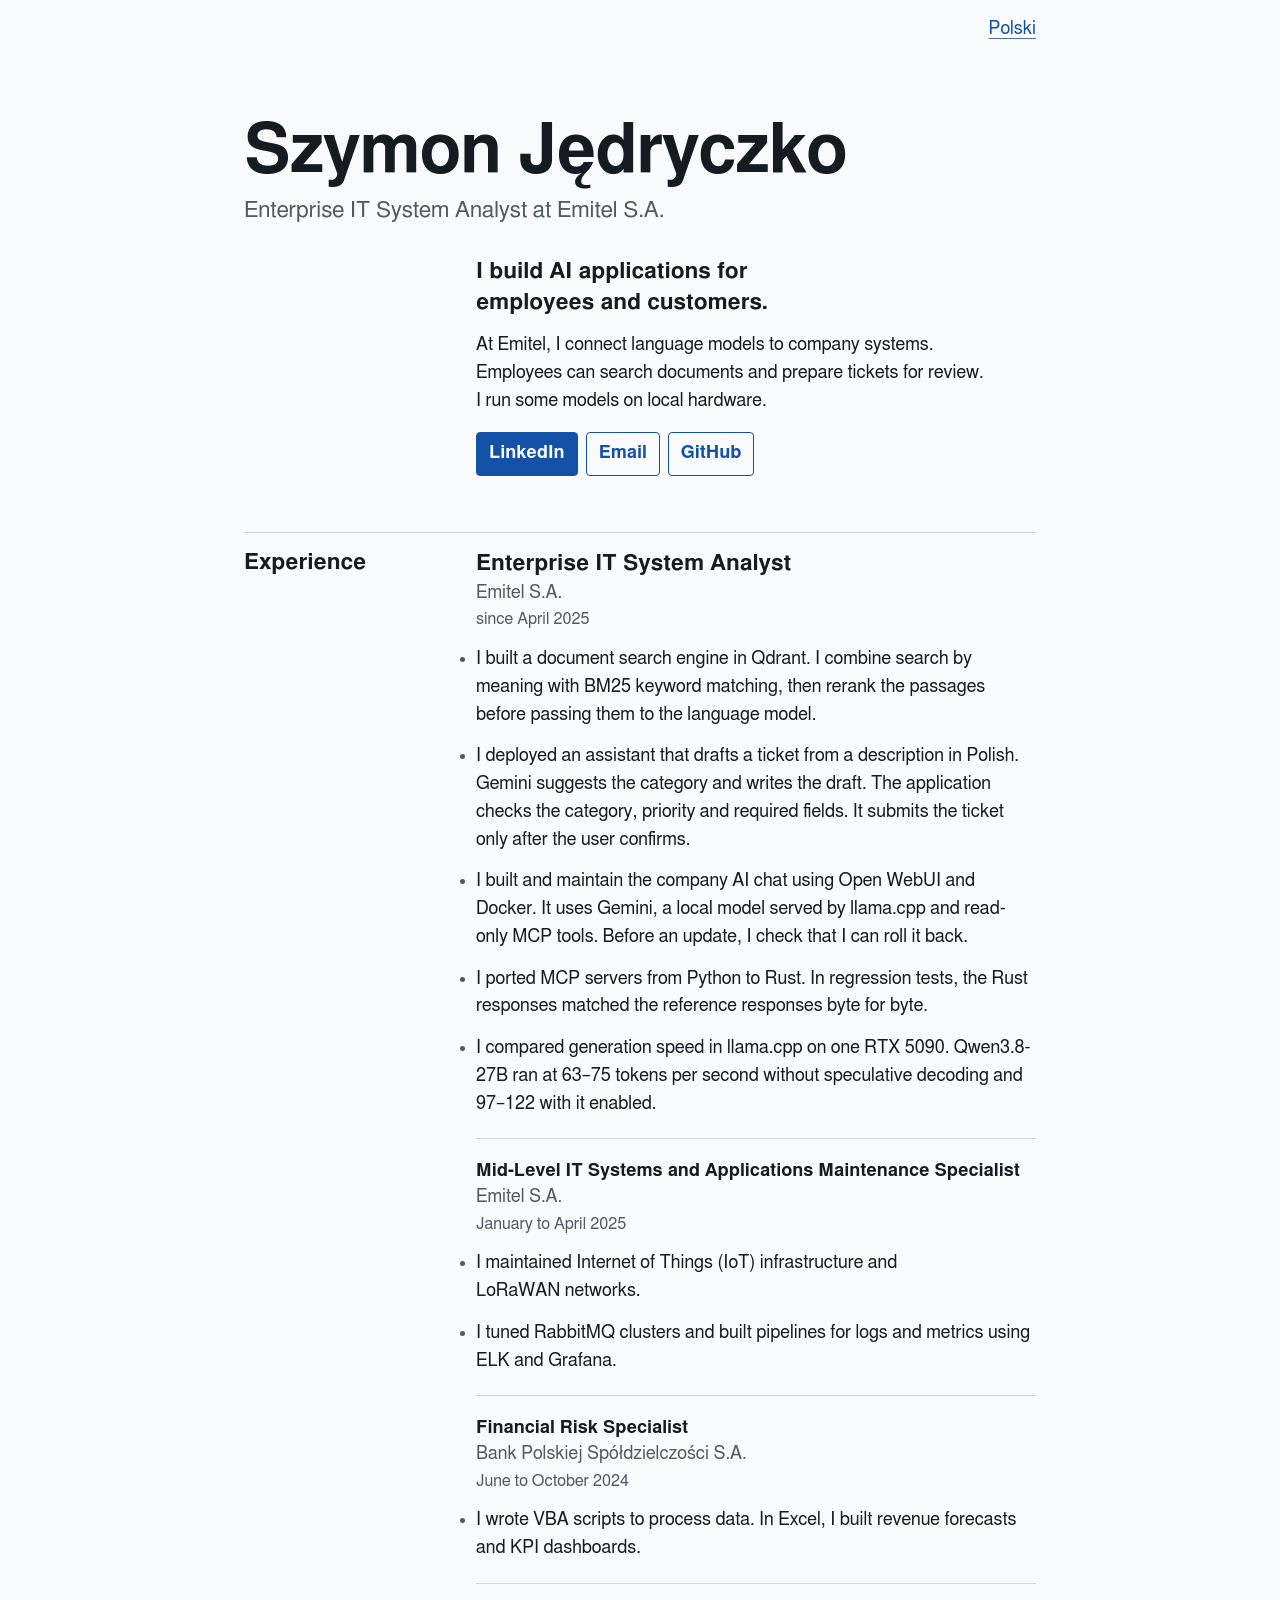
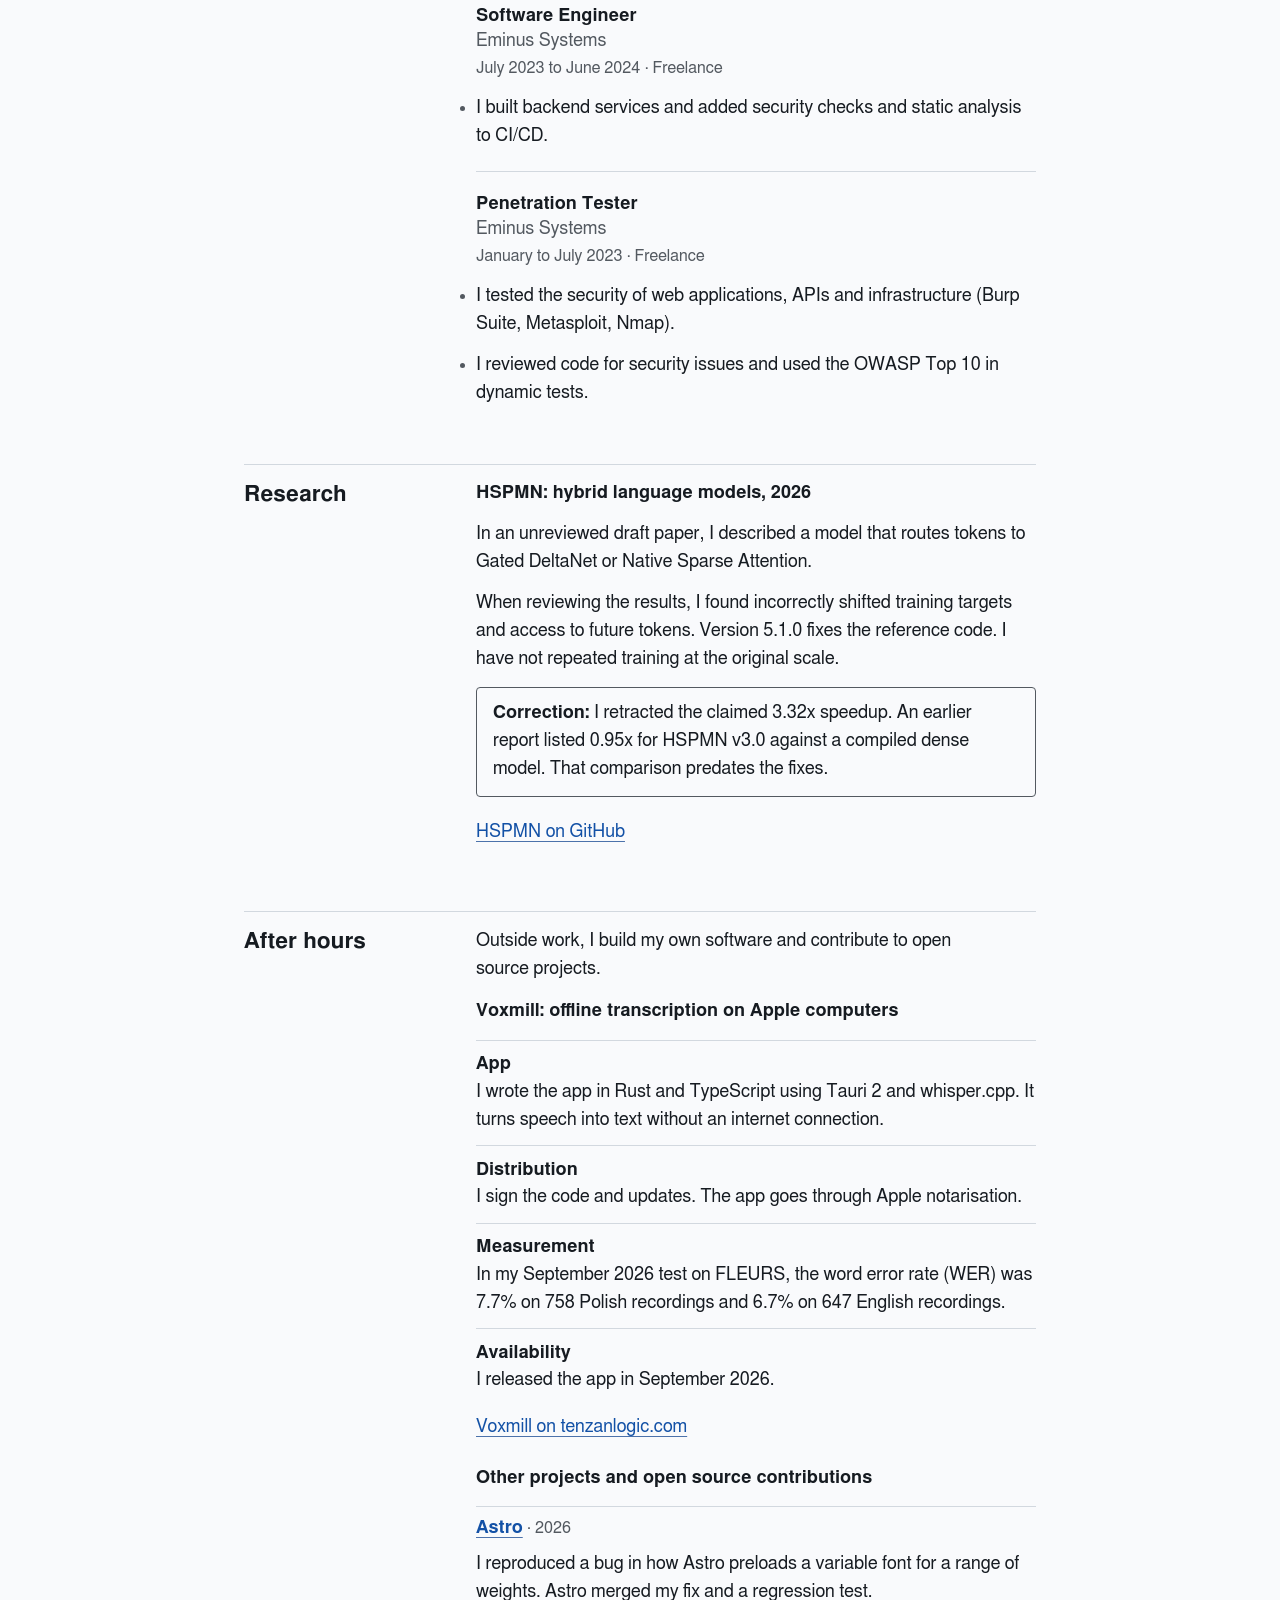
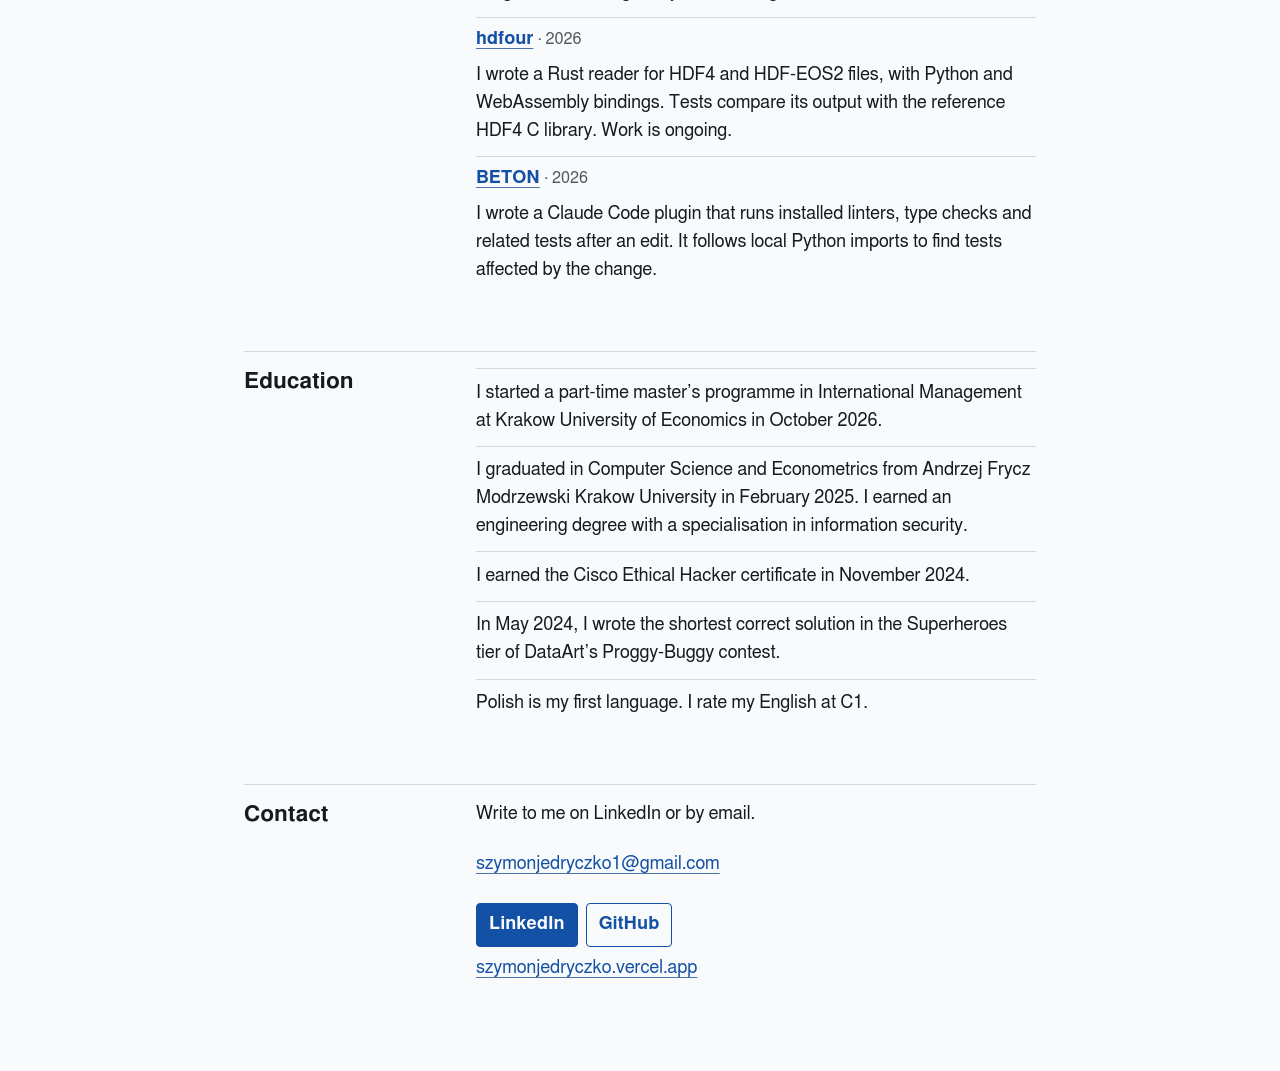
<file: docs/index.html>
<!DOCTYPE html>
<html lang="en">
<head>
<meta charset="utf-8">
<meta name="viewport" content="width=device-width, initial-scale=1">
<meta name="color-scheme" content="light dark">
<meta name="theme-color" content="#f9fafc" media="(prefers-color-scheme: light)">
<meta name="theme-color" content="#14171d" media="(prefers-color-scheme: dark)">
<title>Szymon Jędryczko | AI Applications and Integration</title>
<meta name="description" content="I build AI applications for employees and customers: document search, integrations with company systems and locally hosted language models.">
<link rel="canonical" href="https://netbr3ak.github.io/">
<link rel="alternate" hreflang="en" href="https://netbr3ak.github.io/">
<link rel="alternate" hreflang="pl" href="https://netbr3ak.github.io/pl/">
<link rel="alternate" hreflang="x-default" href="https://netbr3ak.github.io/">
<meta property="og:type" content="profile">
<meta property="og:title" content="Szymon Jędryczko | AI Applications and Integration">
<meta property="og:description" content="I build AI applications for employees and customers: document search, integrations with company systems and locally hosted language models.">
<meta property="og:url" content="https://netbr3ak.github.io/">
<meta property="og:site_name" content="Szymon Jędryczko">
<meta property="og:locale" content="en_GB">
<meta property="og:locale:alternate" content="pl_PL">
<meta property="og:image" content="https://netbr3ak.github.io/og.png">
<meta property="og:image:width" content="1200">
<meta property="og:image:height" content="630">
<meta property="og:image:alt" content="Szymon Jędryczko, Enterprise IT System Analyst at Emitel S.A.">
<meta property="profile:first_name" content="Szymon">
<meta property="profile:last_name" content="Jędryczko">
<meta property="profile:username" content="NetBr3ak">
<meta name="twitter:card" content="summary_large_image">
<meta name="twitter:title" content="Szymon Jędryczko | AI Applications and Integration">
<meta name="twitter:description" content="I build AI applications for employees and customers: document search, integrations with company systems and locally hosted language models.">
<meta name="twitter:image" content="https://netbr3ak.github.io/og.png">
<meta name="twitter:image:alt" content="Szymon Jędryczko, Enterprise IT System Analyst at Emitel S.A.">
<link rel="icon" href="favicon.svg" type="image/svg+xml">
<link rel="stylesheet" href="style.css">
<script type="application/ld+json">
{
  "@context": "https://schema.org",
  "@type": "ProfilePage",
  "@id": "https://netbr3ak.github.io/#profilepage",
  "url": "https://netbr3ak.github.io/",
  "name": "Szymon Jędryczko | AI Applications and Integration",
  "description": "I build AI applications for employees and customers: document search, integrations with company systems and locally hosted language models.",
  "inLanguage": "en",
  "dateCreated": "2026-11-16T18:48:00+01:00",
  "dateModified": "2026-11-25T13:28:47+01:00",
  "mainEntity": {
    "@type": "Person",
    "@id": "https://netbr3ak.github.io/#person",
    "name": "Szymon Jędryczko",
    "givenName": "Szymon",
    "familyName": "Jędryczko",
    "alternateName": "NetBr3ak",
    "jobTitle": "Enterprise IT System Analyst",
    "url": "https://netbr3ak.github.io/",
    "sameAs": [
      "https://github.com/NetBr3ak",
      "https://www.linkedin.com/in/szymon-jedryczko",
      "https://szymonjedryczko.vercel.app/en"
    ],
    "worksFor": {
      "@type": "Organization",
      "name": "Emitel S.A."
    },
    "alumniOf": {
      "@type": "CollegeOrUniversity",
      "name": "Andrzej Frycz Modrzewski Krakow University"
    }
  },
  "mentions": [
    {
      "@type": "SoftwareSourceCode",
      "name": "HSPMN",
      "codeRepository": "https://github.com/NetBr3ak/hspmn"
    },
    {
      "@type": "SoftwareSourceCode",
      "name": "BETON",
      "codeRepository": "https://github.com/NetBr3ak/beton"
    },
    {
      "@type": "SoftwareSourceCode",
      "name": "hdfour",
      "codeRepository": "https://github.com/NetBr3ak/hdfour"
    }
  ]
}
</script>
</head>
<body>
  <a class="skip" href="#main">Skip to content</a>
  <header>
    <nav aria-label="Language"><a href="pl/" hreflang="pl" lang="pl">Polski</a></nav>
    <h1>Szymon Jędryczko</h1>
    <p class="role">Enterprise IT System Analyst at Emitel S.A.</p>
  </header>
  <main id="main" tabindex="-1">
    <div class="intro">
      <p class="headline">I build AI applications for employees and customers.</p>
      <p>At Emitel, I connect language models to company systems. Employees can search documents and prepare tickets for review. I run some models on local hardware.</p>
      <ul class="actions">
        <li><a href="https://www.linkedin.com/in/szymon-jedryczko">LinkedIn</a></li>
        <li><a href="mailto:szymonjedryczko1@gmail.com">Email</a></li>
        <li><a href="https://github.com/NetBr3ak">GitHub</a></li>
      </ul>
    </div>

    <section aria-labelledby="experience">
      <h2 id="experience">Experience</h2>
      <div>
        <div class="roles">
          <article>
            <h3>Enterprise IT System Analyst</h3>
            <p class="employer">Emitel S.A.</p>
            <p class="period">since April 2025</p>
            <ul>
              <li>I built a document search engine in Qdrant. I combine search by meaning with BM25 keyword matching, then rerank the passages before passing them to the language model.</li>
              <li>I deployed an assistant that drafts a ticket from a description in Polish. Gemini suggests the category and writes the draft. The application checks the category, priority and required fields. It submits the ticket only after the user confirms.</li>
              <li>I built and maintain the company AI chat using Open WebUI and Docker. It uses Gemini, a local model served by llama.cpp and read-only MCP tools. Before an update, I check that I can roll it back.</li>
              <li>I ported MCP servers from Python to Rust. In regression tests, the Rust responses matched the reference responses byte for byte.</li>
              <li>I compared generation speed in llama.cpp on one RTX 5090. Qwen3.8-27B ran at 63–75 tokens per second without speculative decoding and 97–122 with it enabled.</li>
            </ul>
          </article>
          <article>
            <h3>Mid-Level IT Systems and Applications Maintenance Specialist</h3>
            <p class="employer">Emitel S.A.</p>
            <p class="period">January to April 2025</p>
            <ul>
              <li>I maintained Internet of Things (IoT) infrastructure and LoRaWAN networks.</li>
              <li>I tuned RabbitMQ clusters and built pipelines for logs and metrics using ELK and Grafana.</li>
            </ul>
          </article>
          <article>
            <h3>Financial Risk Specialist</h3>
            <p class="employer">Bank Polskiej Spółdzielczości S.A.</p>
            <p class="period">June to October 2024</p>
            <ul>
              <li>I wrote VBA scripts to process data. In Excel, I built revenue forecasts and KPI dashboards.</li>
            </ul>
          </article>
          <article>
            <h3>Software Engineer</h3>
            <p class="employer">Eminus Systems</p>
            <p class="period">July 2023 to June 2024 · Freelance</p>
            <ul>
              <li>I built backend services and added security checks and static analysis to CI/CD.</li>
            </ul>
          </article>
          <article>
            <h3>Penetration Tester</h3>
            <p class="employer">Eminus Systems</p>
            <p class="period">January to July 2023 · Freelance</p>
            <ul>
              <li>I tested the security of web applications, APIs and infrastructure (Burp Suite, Metasploit, Nmap).</li>
              <li>I reviewed code for security issues and used the OWASP Top 10 in dynamic tests.</li>
            </ul>
          </article>
        </div>
      </div>
    </section>
    <section aria-labelledby="research">
      <h2 id="research">Research</h2>
      <div>
        <h3>HSPMN: hybrid language models, 2026</h3>
        <p>In an unreviewed draft paper, I described a model that routes tokens to Gated DeltaNet or Native Sparse Attention.</p>
        <p>When reviewing the results, I found incorrectly shifted training targets and access to future tokens. Version 5.1.0 fixes the reference code. I have not repeated training at the original scale.</p>
        <p class="correction"><strong>Correction:</strong> I retracted the claimed 3.32x speedup. An earlier report listed 0.95x for HSPMN v3.0 against a compiled dense model. That comparison predates the fixes.</p>
        <p><a href="https://github.com/NetBr3ak/hspmn" class="text-link">HSPMN on GitHub</a></p>
      </div>
    </section>
    <section aria-labelledby="after-hours">
      <h2 id="after-hours">After hours</h2>
      <div>
        <p>Outside work, I build my own software and contribute to open source projects.</p>
        <h3>Voxmill: offline transcription on Apple computers</h3>
        <dl class="facts">
          <div>
            <dt>App</dt>
            <dd>I wrote the app in Rust and TypeScript using Tauri 2 and whisper.cpp. It turns speech into text without an internet connection.</dd>
          </div>
          <div>
            <dt>Distribution</dt>
            <dd>I sign the code and updates. The app goes through Apple notarisation.</dd>
          </div>
          <div>
            <dt>Measurement</dt>
            <dd>In my September 2026 test on FLEURS, the word error rate (WER) was 7.7% on 758 Polish recordings and 6.7% on 647 English recordings.</dd>
          </div>
          <div>
            <dt>Availability</dt>
            <dd>I released the app in September 2026.</dd>
          </div>
        </dl>
        <p><a href="https://tenzanlogic.com/en/voxmill/" class="text-link">Voxmill on tenzanlogic.com</a></p>
        <h3>Other projects and open source contributions</h3>
        <ul class="projects">
          <li>
            <a href="https://github.com/withastro/astro/pull/18660" class="text-link">Astro</a><span class="period"> · 2026</span>
            <p>I reproduced a bug in how Astro preloads a variable font for a range of weights. Astro merged my fix and a regression test.</p>
          </li>
          <li>
            <a href="https://github.com/NetBr3ak/hdfour" class="text-link">hdfour</a><span class="period"> · 2026</span>
            <p>I wrote a Rust reader for HDF4 and HDF-EOS2 files, with Python and WebAssembly bindings. Tests compare its output with the reference HDF4 C library. Work is ongoing.</p>
          </li>
          <li>
            <a href="https://github.com/NetBr3ak/beton" class="text-link">BETON</a><span class="period"> · 2026</span>
            <p>I wrote a Claude Code plugin that runs installed linters, type checks and related tests after an edit. It follows local Python imports to find tests affected by the change.</p>
          </li>
        </ul>
      </div>
    </section>
    <section aria-labelledby="education">
      <h2 id="education">Education</h2>
      <div>
        <ul class="education">
          <li>I started a part-time master’s programme in International Management at Krakow University of Economics in October 2026.</li>
          <li>I graduated in Computer Science and Econometrics from Andrzej Frycz Modrzewski Krakow University in February 2025. I earned an engineering degree with a specialisation in information security.</li>
          <li>I earned the Cisco Ethical Hacker certificate in November 2024.</li>
          <li>In May 2024, I wrote the shortest correct solution in the Superheroes tier of DataArt’s Proggy-Buggy contest.</li>
          <li>Polish is my first language. I rate my English at C1.</li>
        </ul>
      </div>
    </section>
    <section aria-labelledby="contact">
      <h2 id="contact">Contact</h2>
      <div>
        <p>Write to me on LinkedIn or by email.</p>
        <p><a href="mailto:szymonjedryczko1@gmail.com" class="text-link">szymonjedryczko1@gmail.com</a></p>
        <ul class="actions">
          <li><a href="https://www.linkedin.com/in/szymon-jedryczko">LinkedIn</a></li>
          <li><a href="https://github.com/NetBr3ak">GitHub</a></li>
        </ul>
        <p><a href="https://szymonjedryczko.vercel.app/en" class="text-link">szymonjedryczko.vercel.app</a></p>
      </div>
    </section>
  </main>
</body>
</html>
</file>
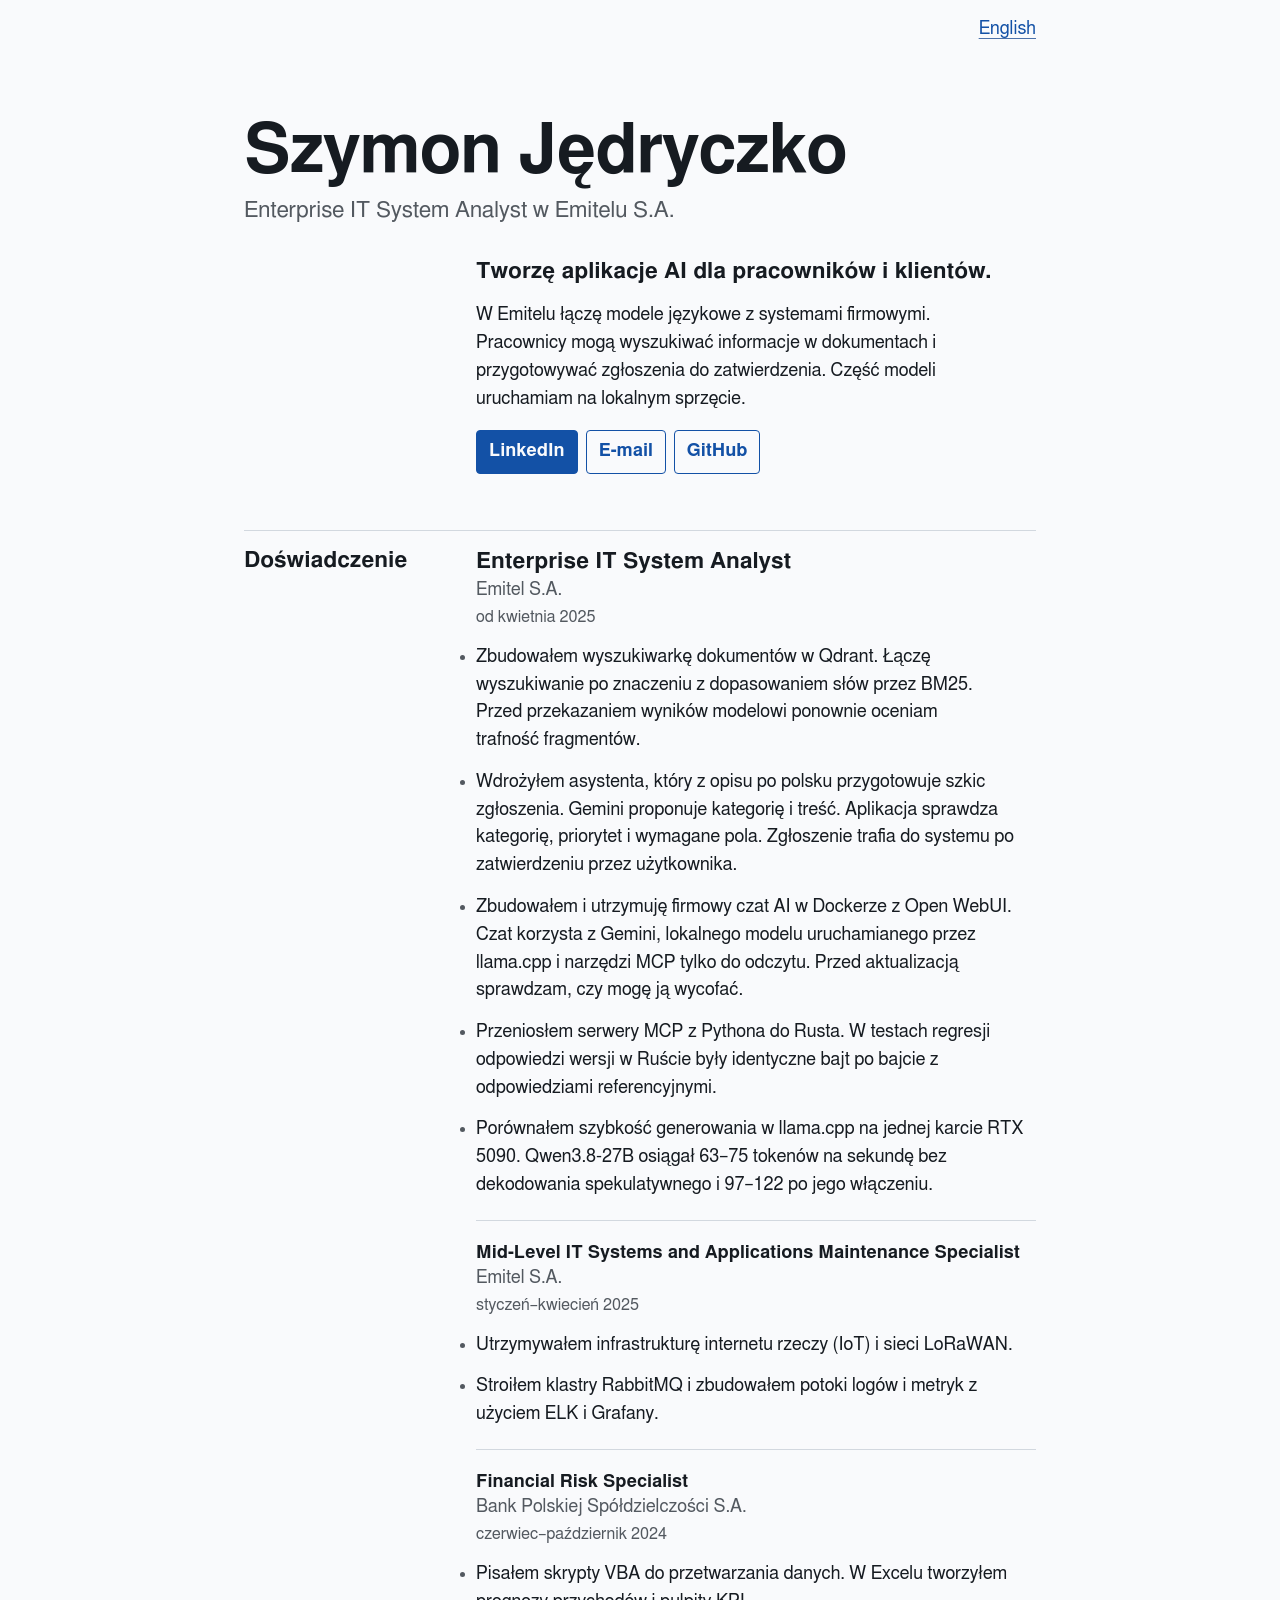
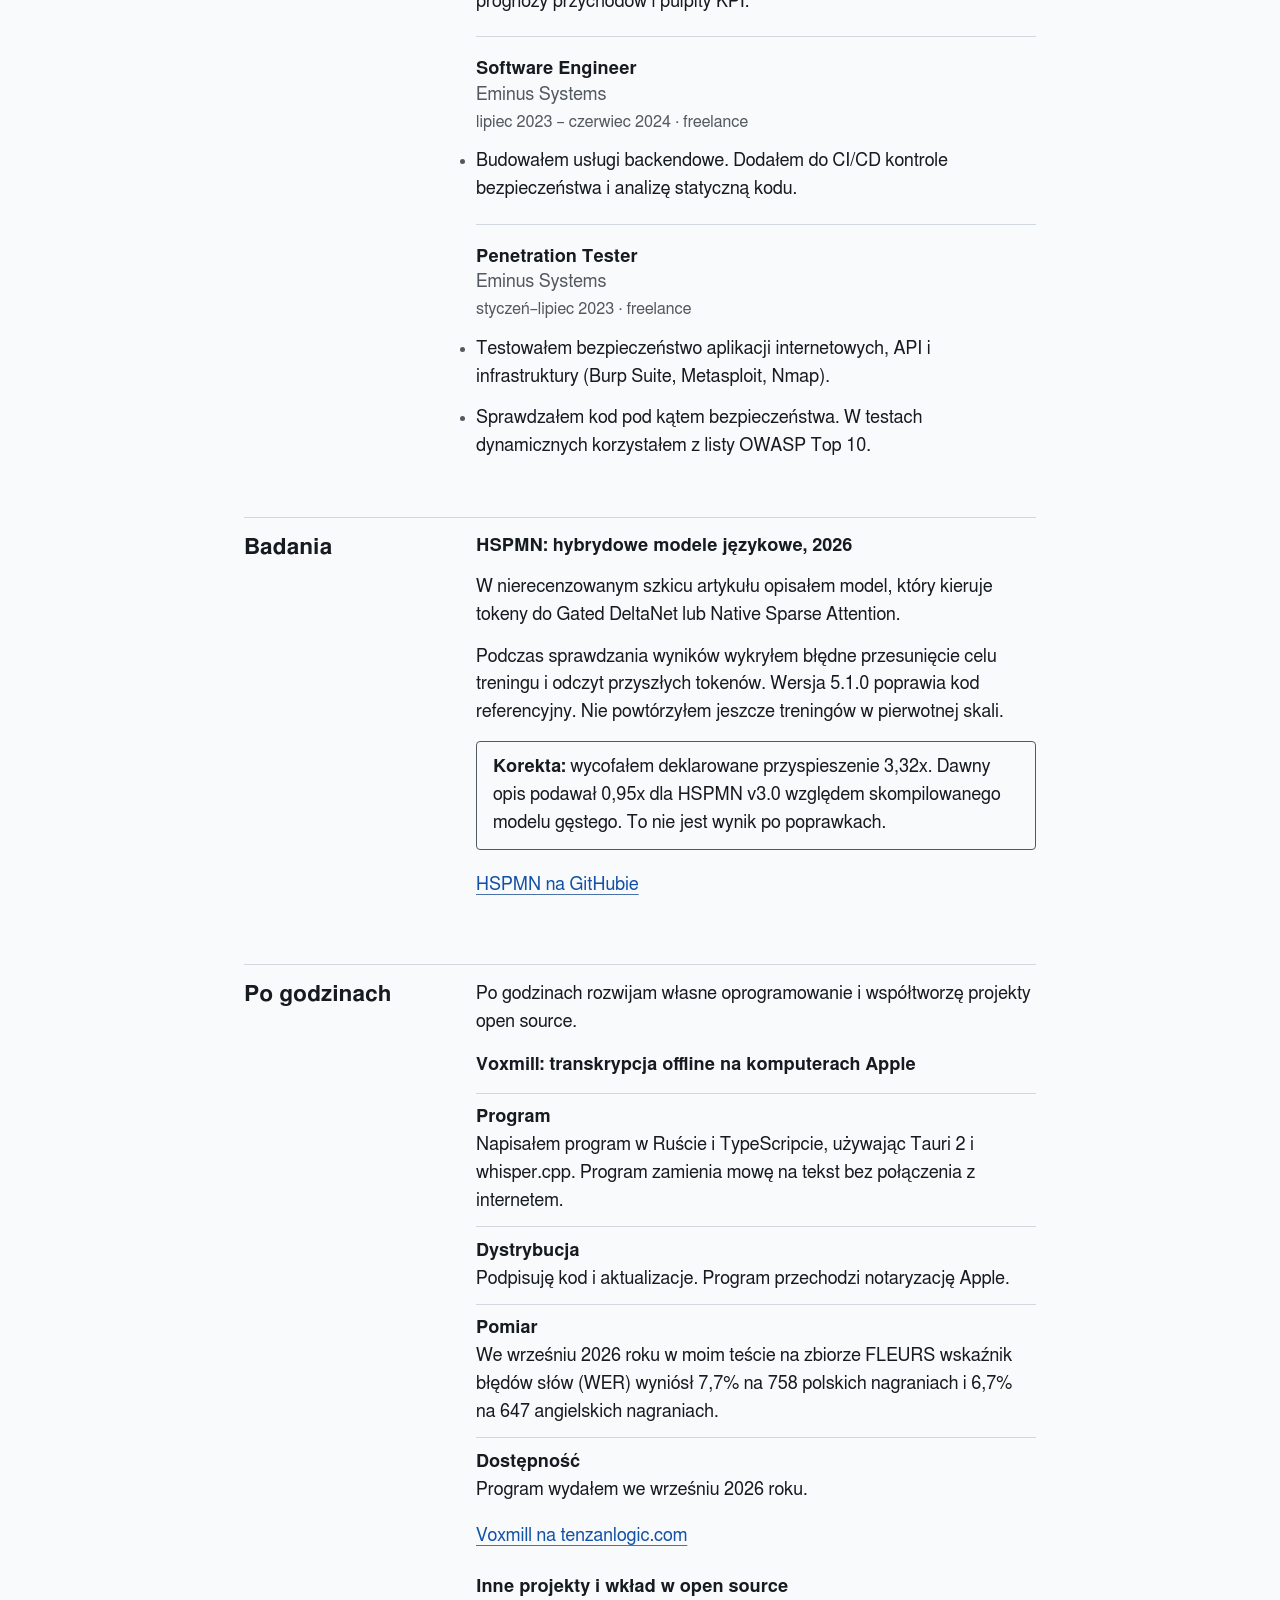
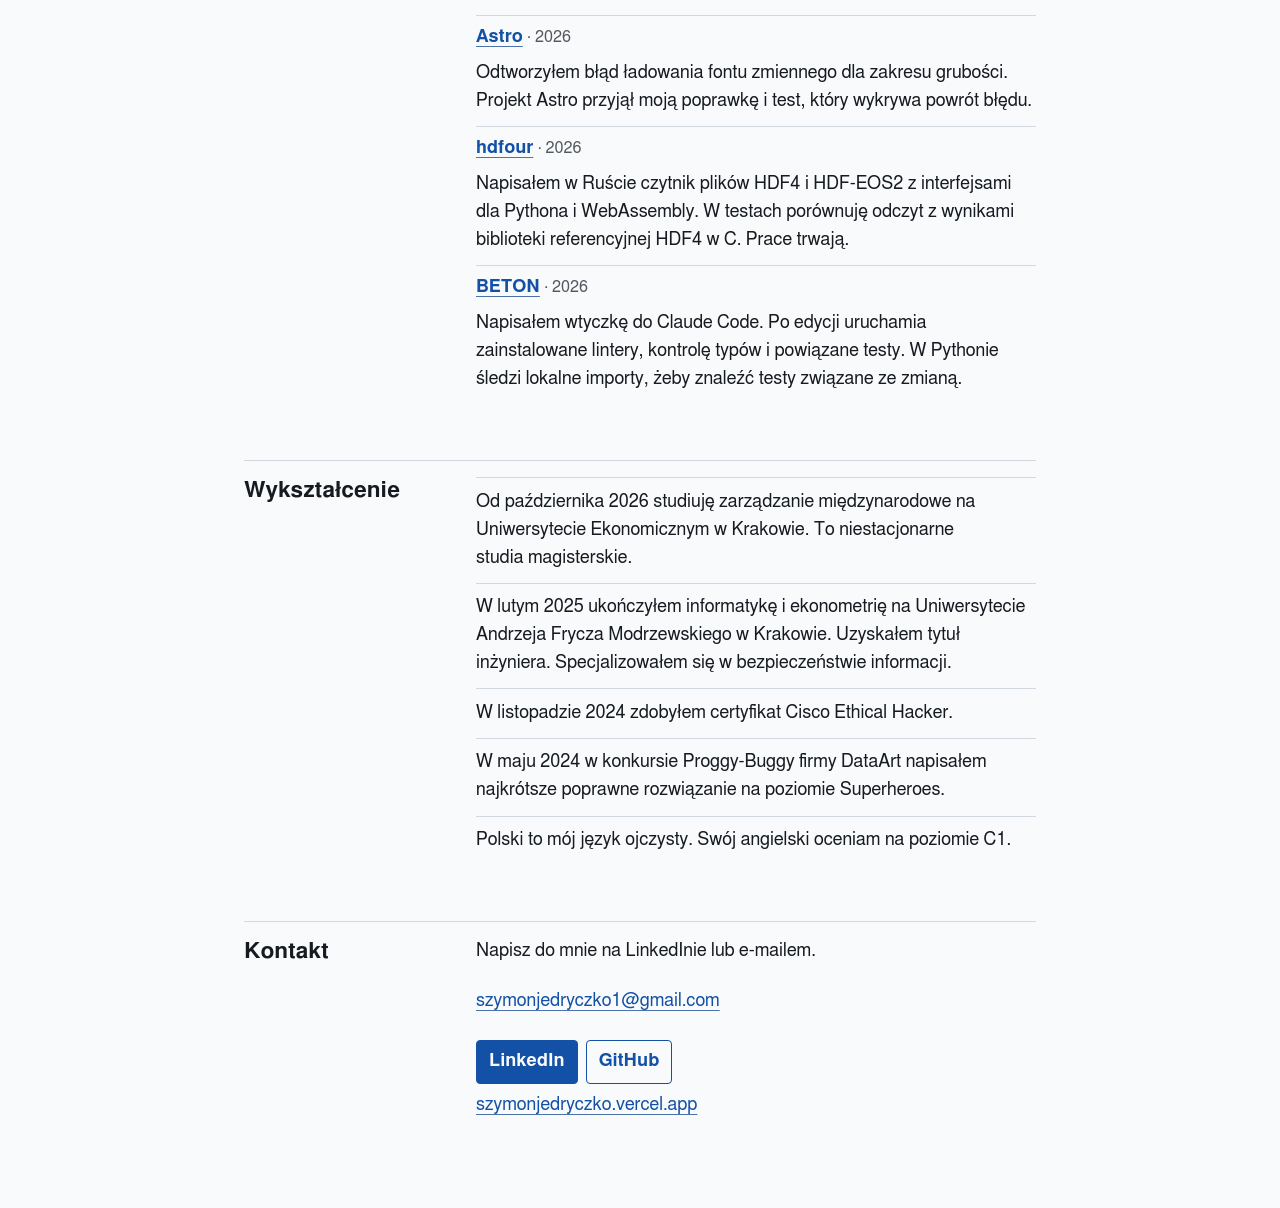
<file: docs/pl/index.html>
<!DOCTYPE html>
<html lang="pl">
<head>
<meta charset="utf-8">
<meta name="viewport" content="width=device-width, initial-scale=1">
<meta name="color-scheme" content="light dark">
<meta name="theme-color" content="#f9fafc" media="(prefers-color-scheme: light)">
<meta name="theme-color" content="#14171d" media="(prefers-color-scheme: dark)">
<title>Szymon Jędryczko | Aplikacje AI i integracje</title>
<meta name="description" content="Tworzę aplikacje AI dla pracowników i klientów. Wyszukiwanie w dokumentach, integracje z systemami i lokalne modele językowe.">
<link rel="canonical" href="https://netbr3ak.github.io/pl/">
<link rel="alternate" hreflang="en" href="https://netbr3ak.github.io/">
<link rel="alternate" hreflang="pl" href="https://netbr3ak.github.io/pl/">
<link rel="alternate" hreflang="x-default" href="https://netbr3ak.github.io/">
<meta property="og:type" content="profile">
<meta property="og:title" content="Szymon Jędryczko | Aplikacje AI i integracje">
<meta property="og:description" content="Tworzę aplikacje AI dla pracowników i klientów. Wyszukiwanie w dokumentach, integracje z systemami i lokalne modele językowe.">
<meta property="og:url" content="https://netbr3ak.github.io/pl/">
<meta property="og:site_name" content="Szymon Jędryczko">
<meta property="og:locale" content="pl_PL">
<meta property="og:locale:alternate" content="en_GB">
<meta property="og:image" content="https://netbr3ak.github.io/pl/og.png">
<meta property="og:image:width" content="1200">
<meta property="og:image:height" content="630">
<meta property="og:image:alt" content="Szymon Jędryczko, Enterprise IT System Analyst w Emitelu S.A.">
<meta property="profile:first_name" content="Szymon">
<meta property="profile:last_name" content="Jędryczko">
<meta property="profile:username" content="NetBr3ak">
<meta name="twitter:card" content="summary_large_image">
<meta name="twitter:title" content="Szymon Jędryczko | Aplikacje AI i integracje">
<meta name="twitter:description" content="Tworzę aplikacje AI dla pracowników i klientów. Wyszukiwanie w dokumentach, integracje z systemami i lokalne modele językowe.">
<meta name="twitter:image" content="https://netbr3ak.github.io/pl/og.png">
<meta name="twitter:image:alt" content="Szymon Jędryczko, Enterprise IT System Analyst w Emitelu S.A.">
<link rel="icon" href="../favicon.svg" type="image/svg+xml">
<link rel="stylesheet" href="../style.css">
<script type="application/ld+json">
{
  "@context": "https://schema.org",
  "@type": "ProfilePage",
  "@id": "https://netbr3ak.github.io/pl/#profilepage",
  "url": "https://netbr3ak.github.io/pl/",
  "name": "Szymon Jędryczko | Aplikacje AI i integracje",
  "description": "Tworzę aplikacje AI dla pracowników i klientów. Wyszukiwanie w dokumentach, integracje z systemami i lokalne modele językowe.",
  "inLanguage": "pl",
  "dateCreated": "2026-11-16T18:48:00+01:00",
  "dateModified": "2026-11-25T13:28:47+01:00",
  "mainEntity": {
    "@type": "Person",
    "@id": "https://netbr3ak.github.io/#person",
    "name": "Szymon Jędryczko",
    "givenName": "Szymon",
    "familyName": "Jędryczko",
    "alternateName": "NetBr3ak",
    "jobTitle": "Enterprise IT System Analyst",
    "url": "https://netbr3ak.github.io/",
    "sameAs": [
      "https://github.com/NetBr3ak",
      "https://www.linkedin.com/in/szymon-jedryczko",
      "https://szymonjedryczko.vercel.app/"
    ],
    "worksFor": {
      "@type": "Organization",
      "name": "Emitel S.A."
    },
    "alumniOf": {
      "@type": "CollegeOrUniversity",
      "name": "Uniwersytet Andrzeja Frycza Modrzewskiego w Krakowie"
    }
  },
  "mentions": [
    {
      "@type": "SoftwareSourceCode",
      "name": "HSPMN",
      "codeRepository": "https://github.com/NetBr3ak/hspmn"
    },
    {
      "@type": "SoftwareSourceCode",
      "name": "BETON",
      "codeRepository": "https://github.com/NetBr3ak/beton"
    },
    {
      "@type": "SoftwareSourceCode",
      "name": "hdfour",
      "codeRepository": "https://github.com/NetBr3ak/hdfour"
    }
  ]
}
</script>
</head>
<body>
  <a class="skip" href="#main">Przejdź do treści</a>
  <header>
    <nav aria-label="Język"><a href="../" hreflang="en" lang="en">English</a></nav>
    <h1>Szymon Jędryczko</h1>
    <p class="role">Enterprise IT System Analyst w Emitelu S.A.</p>
  </header>
  <main id="main" tabindex="-1">
    <div class="intro">
      <p class="headline">Tworzę aplikacje AI dla pracowników i klientów.</p>
      <p>W Emitelu łączę modele językowe z systemami firmowymi. Pracownicy mogą wyszukiwać informacje w dokumentach i przygotowywać zgłoszenia do zatwierdzenia. Część modeli uruchamiam na lokalnym sprzęcie.</p>
      <ul class="actions">
        <li><a href="https://www.linkedin.com/in/szymon-jedryczko">LinkedIn</a></li>
        <li><a href="mailto:szymonjedryczko1@gmail.com">E-mail</a></li>
        <li><a href="https://github.com/NetBr3ak">GitHub</a></li>
      </ul>
    </div>

    <section aria-labelledby="experience">
      <h2 id="experience">Doświadczenie</h2>
      <div>
        <div class="roles">
          <article>
            <h3>Enterprise IT System Analyst</h3>
            <p class="employer">Emitel S.A.</p>
            <p class="period">od kwietnia 2025</p>
            <ul>
              <li>Zbudowałem wyszukiwarkę dokumentów w Qdrant. Łączę wyszukiwanie po znaczeniu z dopasowaniem słów przez BM25. Przed przekazaniem wyników modelowi ponownie oceniam trafność fragmentów.</li>
              <li>Wdrożyłem asystenta, który z opisu po polsku przygotowuje szkic zgłoszenia. Gemini proponuje kategorię i treść. Aplikacja sprawdza kategorię, priorytet i wymagane pola. Zgłoszenie trafia do systemu po zatwierdzeniu przez użytkownika.</li>
              <li>Zbudowałem i utrzymuję firmowy czat AI w Dockerze z Open WebUI. Czat korzysta z Gemini, lokalnego modelu uruchamianego przez llama.cpp i narzędzi MCP tylko do odczytu. Przed aktualizacją sprawdzam, czy mogę ją wycofać.</li>
              <li>Przeniosłem serwery MCP z Pythona do Rusta. W testach regresji odpowiedzi wersji w Ruście były identyczne bajt po bajcie z odpowiedziami referencyjnymi.</li>
              <li>Porównałem szybkość generowania w llama.cpp na jednej karcie RTX 5090. Qwen3.8-27B osiągał 63–75 tokenów na sekundę bez dekodowania spekulatywnego i 97–122 po jego włączeniu.</li>
            </ul>
          </article>
          <article>
            <h3>Mid-Level IT Systems and Applications Maintenance Specialist</h3>
            <p class="employer">Emitel S.A.</p>
            <p class="period">styczeń–kwiecień 2025</p>
            <ul>
              <li>Utrzymywałem infrastrukturę internetu rzeczy (IoT) i sieci LoRaWAN.</li>
              <li>Stroiłem klastry RabbitMQ i zbudowałem potoki logów i metryk z użyciem ELK i Grafany.</li>
            </ul>
          </article>
          <article>
            <h3>Financial Risk Specialist</h3>
            <p class="employer">Bank Polskiej Spółdzielczości S.A.</p>
            <p class="period">czerwiec–październik 2024</p>
            <ul>
              <li>Pisałem skrypty VBA do przetwarzania danych. W Excelu tworzyłem prognozy przychodów i pulpity KPI.</li>
            </ul>
          </article>
          <article>
            <h3>Software Engineer</h3>
            <p class="employer">Eminus Systems</p>
            <p class="period">lipiec 2023 – czerwiec 2024 · freelance</p>
            <ul>
              <li>Budowałem usługi backendowe. Dodałem do CI/CD kontrole bezpieczeństwa i analizę statyczną kodu.</li>
            </ul>
          </article>
          <article>
            <h3>Penetration Tester</h3>
            <p class="employer">Eminus Systems</p>
            <p class="period">styczeń–lipiec 2023 · freelance</p>
            <ul>
              <li>Testowałem bezpieczeństwo aplikacji internetowych, API i infrastruktury (Burp Suite, Metasploit, Nmap).</li>
              <li>Sprawdzałem kod pod kątem bezpieczeństwa. W testach dynamicznych korzystałem z listy OWASP Top 10.</li>
            </ul>
          </article>
        </div>
      </div>
    </section>
    <section aria-labelledby="research">
      <h2 id="research">Badania</h2>
      <div>
        <h3>HSPMN: hybrydowe modele językowe, 2026</h3>
        <p>W nierecenzowanym szkicu artykułu opisałem model, który kieruje tokeny do Gated DeltaNet lub Native Sparse Attention.</p>
        <p>Podczas sprawdzania wyników wykryłem błędne przesunięcie celu treningu i odczyt przyszłych tokenów. Wersja 5.1.0 poprawia kod referencyjny. Nie powtórzyłem jeszcze treningów w pierwotnej skali.</p>
        <p class="correction"><strong>Korekta:</strong> wycofałem deklarowane przyspieszenie 3,32x. Dawny opis podawał 0,95x dla HSPMN v3.0 względem skompilowanego modelu gęstego. To nie jest wynik po poprawkach.</p>
        <p><a href="https://github.com/NetBr3ak/hspmn" class="text-link">HSPMN na GitHubie</a></p>
      </div>
    </section>
    <section aria-labelledby="after-hours">
      <h2 id="after-hours">Po godzinach</h2>
      <div>
        <p>Po godzinach rozwijam własne oprogramowanie i współtworzę projekty open source.</p>
        <h3>Voxmill: transkrypcja offline na komputerach Apple</h3>
        <dl class="facts">
          <div>
            <dt>Program</dt>
            <dd>Napisałem program w Ruście i TypeScripcie, używając Tauri 2 i whisper.cpp. Program zamienia mowę na tekst bez połączenia z internetem.</dd>
          </div>
          <div>
            <dt>Dystrybucja</dt>
            <dd>Podpisuję kod i aktualizacje. Program przechodzi notaryzację Apple.</dd>
          </div>
          <div>
            <dt>Pomiar</dt>
            <dd>We wrześniu 2026 roku w moim teście na zbiorze FLEURS wskaźnik błędów słów (WER) wyniósł 7,7% na 758 polskich nagraniach i 6,7% na 647 angielskich nagraniach.</dd>
          </div>
          <div>
            <dt>Dostępność</dt>
            <dd>Program wydałem we wrześniu 2026 roku.</dd>
          </div>
        </dl>
        <p><a href="https://tenzanlogic.com/voxmill/" class="text-link">Voxmill na tenzanlogic.com</a></p>
        <h3>Inne projekty i wkład w open source</h3>
        <ul class="projects">
          <li>
            <a href="https://github.com/withastro/astro/pull/18660" class="text-link">Astro</a><span class="period"> · 2026</span>
            <p>Odtworzyłem błąd ładowania fontu zmiennego dla zakresu grubości. Projekt Astro przyjął moją poprawkę i test, który wykrywa powrót błędu.</p>
          </li>
          <li>
            <a href="https://github.com/NetBr3ak/hdfour" class="text-link">hdfour</a><span class="period"> · 2026</span>
            <p>Napisałem w Ruście czytnik plików HDF4 i HDF-EOS2 z interfejsami dla Pythona i WebAssembly. W testach porównuję odczyt z wynikami biblioteki referencyjnej HDF4 w C. Prace trwają.</p>
          </li>
          <li>
            <a href="https://github.com/NetBr3ak/beton" class="text-link">BETON</a><span class="period"> · 2026</span>
            <p>Napisałem wtyczkę do Claude Code. Po edycji uruchamia zainstalowane lintery, kontrolę typów i powiązane testy. W Pythonie śledzi lokalne importy, żeby znaleźć testy związane ze zmianą.</p>
          </li>
        </ul>
      </div>
    </section>
    <section aria-labelledby="education">
      <h2 id="education">Wykształcenie</h2>
      <div>
        <ul class="education">
          <li>Od października 2026 studiuję zarządzanie międzynarodowe na Uniwersytecie Ekonomicznym w Krakowie. To niestacjonarne studia magisterskie.</li>
          <li>W lutym 2025 ukończyłem informatykę i ekonometrię na Uniwersytecie Andrzeja Frycza Modrzewskiego w Krakowie. Uzyskałem tytuł inżyniera. Specjalizowałem się w bezpieczeństwie informacji.</li>
          <li>W listopadzie 2024 zdobyłem certyfikat Cisco Ethical Hacker.</li>
          <li>W maju 2024 w konkursie Proggy-Buggy firmy DataArt napisałem najkrótsze poprawne rozwiązanie na poziomie Superheroes.</li>
          <li>Polski to mój język ojczysty. Swój angielski oceniam na poziomie C1.</li>
        </ul>
      </div>
    </section>
    <section aria-labelledby="contact">
      <h2 id="contact">Kontakt</h2>
      <div>
        <p>Napisz do mnie na LinkedInie lub e-mailem.</p>
        <p><a href="mailto:szymonjedryczko1@gmail.com" class="text-link">szymonjedryczko1@gmail.com</a></p>
        <ul class="actions">
          <li><a href="https://www.linkedin.com/in/szymon-jedryczko">LinkedIn</a></li>
          <li><a href="https://github.com/NetBr3ak">GitHub</a></li>
        </ul>
        <p><a href="https://szymonjedryczko.vercel.app/" class="text-link">szymonjedryczko.vercel.app</a></p>
      </div>
    </section>
  </main>
</body>
</html>
</file>
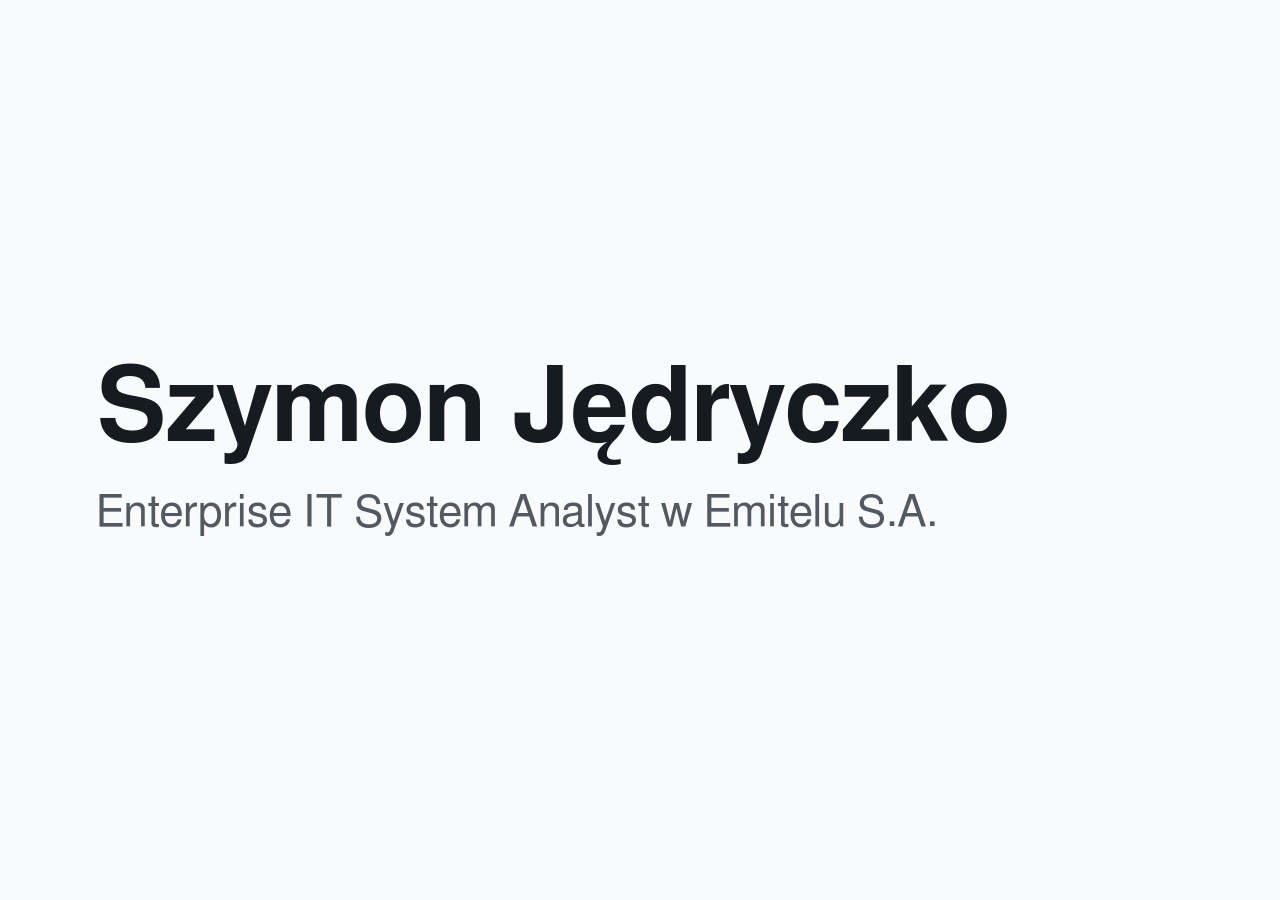
<file: checks/og-pl.html>
<!DOCTYPE html>
<html lang="pl">
<head>
<meta charset="utf-8">
<title>Source of pl/og.png</title>
<link rel="stylesheet" href="../docs/style.css">
<style>
  /* checks/browser.cjs screenshots this page at 1200 x 630 in the light scheme for docs/pl/og.png. */
  body {
    width: 1200px;
    height: 630px;
    padding: 88px 96px;
    display: flex;
    flex-direction: column;
    justify-content: flex-end;
  }
  h1 {
    margin: 0;
    font-size: 104px;
  }
  .role {
    margin-top: 20px;
    font-size: 44px;
  }
</style>
</head>
<body>
<h1>Szymon Jędryczko</h1>
<p class="role">Enterprise IT System Analyst w Emitelu S.A.</p>
</body>
</html>
</file>
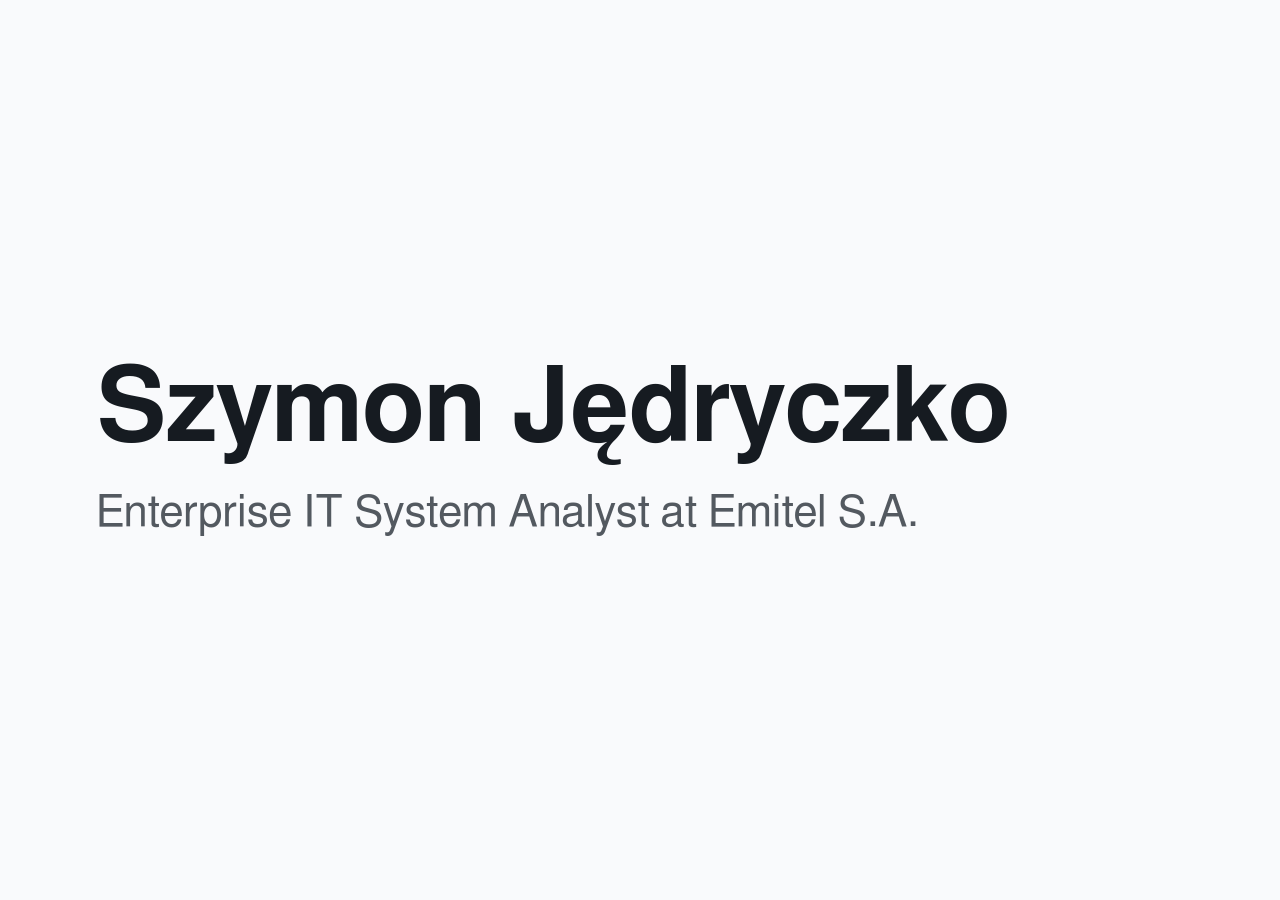
<file: checks/og.html>
<!DOCTYPE html>
<html lang="en">
<head>
<meta charset="utf-8">
<title>Source of og.png</title>
<link rel="stylesheet" href="../docs/style.css">
<style>
  /* checks/browser.cjs screenshots this page at 1200 x 630 in the light scheme and writes og.png. */
  body {
    width: 1200px;
    height: 630px;
    padding: 88px 96px;
    display: flex;
    flex-direction: column;
    justify-content: flex-end;
  }
  h1 {
    margin: 0;
    font-size: 104px;
  }
  .role {
    margin-top: 20px;
    font-size: 44px;
  }
</style>
</head>
<body>
<h1>Szymon Jędryczko</h1>
<p class="role">Enterprise IT System Analyst at Emitel S.A.</p>
</body>
</html>
</file>
<file: docs/style.css>
/* One text column with section names hung in a left margin on wide screens.
   System fonts only: Helvetica Neue on Apple devices, its metric clones elsewhere. */

:root {
  color-scheme: light dark;
  --paper: oklch(0.985 0.003 250);
  --ink: oklch(0.22 0.014 255);
  --muted: oklch(0.46 0.014 255);
  --link: oklch(0.45 0.15 258);
  /* 4.6:1 to the paper: the underline is the cue that does not depend on colour. */
  --link-line: oklch(0.55 0.1 258);
  --rule: oklch(0.88 0.012 255);
  --leading: 1.55;

  --sans: "Helvetica Neue", "Nimbus Sans", FreeSans, Helvetica, Arial, sans-serif;

  /* Type scale: ratio 1.25 from the 18 px body. */
  --step-0: 1.125rem;
  --step-1: 1.40625rem;
  --step-6: 4.2915rem;

  --label: 12rem;
  --gap: 2.5rem;
  --measure: 35rem;
}

@media (prefers-color-scheme: dark) {
  :root {
    --paper: oklch(0.205 0.012 255);
    --ink: oklch(0.915 0.008 250);
    --muted: oklch(0.74 0.012 250);
    --link: oklch(0.8 0.1 245);
    --link-line: oklch(0.8 0.1 245 / 0.6);
    --rule: oklch(0.37 0.014 255);
    /* Light type on a dark ground reads thinner; it needs a little more air. */
    --leading: 1.6;
  }
}

* {
  box-sizing: border-box;
}

html {
  -webkit-text-size-adjust: 100%;
  text-size-adjust: 100%;
}

body {
  margin: 0;
  padding: 0 min(1.25rem, 4vw) 5rem;
  background: var(--paper);
  color: var(--ink);
  font-family: var(--sans);
  font-size: var(--step-0);
  line-height: var(--leading);
  overflow-wrap: break-word;
}

header,
main {
  max-width: var(--measure);
  margin-inline: auto;
}

h1,
h2,
h3,
p,
ul,
dl,
dd {
  margin: 0;
}

.skip {
  position: absolute;
  inset: 0 auto auto min(1.25rem, 4vw);
  padding-inline: 0.75rem;
  translate: 0 -100%;
}

.skip:focus {
  translate: 0;
}

main:focus {
  outline: none;
}

nav {
  display: flex;
  justify-content: flex-end;
  padding-top: 0.5rem;
}

nav a {
  padding-inline: 0.5rem;
  margin-inline-end: max(-0.5rem, -4vw);
}

.skip,
nav a,
.text-link,
.actions a {
  display: inline-flex;
  align-items: center;
  min-width: 44px;
  min-height: 44px;
}

.text-link {
  max-width: 100%;
  overflow-wrap: anywhere;
}

h1 {
  margin-top: 1.5rem;
  font-size: 1.875rem;
  font-weight: 700;
  line-height: 1.05;
  letter-spacing: -0.02em;
  text-wrap: balance;
}

/* Keep the name proportional to the reader's font setting at each viewport width. */
@media (min-width: 375px) {
  h1 {
    font-size: 2.25rem;
  }
}

@media (min-width: 640px) {
  h1 {
    font-size: 3.5rem;
  }
}

@media (min-width: 1080px) {
  h1 {
    font-size: var(--step-6);
  }
}

/* Role line and intro: step 1 on wide screens, a little smaller on phones. */
.role {
  margin-top: 0.5rem;
  font-size: clamp(var(--step-0), 1rem + 1vw, var(--step-1));
  line-height: 1.3;
  color: var(--muted);
}

.intro {
  margin-top: 1.75rem;
}

.headline {
  font-size: clamp(var(--step-0), 1rem + 1vw, var(--step-1));
  line-height: 1.35;
  font-weight: 700;
  text-wrap: balance;
}

.intro > p + p {
  margin-top: 0.9rem;
  max-width: 32rem;
}

.actions {
  display: flex;
  flex-wrap: wrap;
  gap: 0.5rem;
  margin-top: 1rem;
  padding: 0;
  list-style: none;
}

.actions li + li {
  margin-top: 0;
}

.actions a {
  padding-inline: 0.75rem;
  border: 1px solid currentColor;
  border-radius: 0.25rem;
  text-decoration: none;
  font-weight: 700;
}

.actions li:first-child a {
  background: var(--link);
  color: var(--paper);
  border-color: var(--link);
}

section {
  margin-top: clamp(2rem, 6vw, 3.5rem);
  padding-top: 1rem;
  border-top: 1px solid var(--rule);
}

h2 {
  margin-bottom: 0.75rem;
  font-size: var(--step-1);
  font-weight: 700;
  line-height: 1.25;
  text-wrap: balance;
}

h3 {
  font-size: var(--step-0);
  line-height: 1.35;
}

p,
li {
  text-wrap: pretty;
}

.period,
.employer {
  color: var(--muted);
}

.period {
  font-size: 0.9em;
  font-variant-numeric: tabular-nums;
}

p + p,
li + li {
  margin-top: 0.75em;
}

ul {
  padding-left: 1.1em;
}

li::marker {
  color: var(--muted);
}

.roles article + article {
  margin-top: 1.25rem;
  padding-top: 1.25rem;
  border-top: 1px solid var(--rule);
}

.roles p + p {
  margin-top: 0;
}

.roles ul {
  margin-top: 0.85rem;
}

.roles article:first-child h3 {
  font-size: var(--step-1);
}

section > div > h3 + *,
section > div > p + h3 {
  margin-top: 1rem;
}

.correction {
  padding: 0.75rem 1rem;
  border: 1px solid var(--muted);
  border-radius: 0.25rem;
}

.facts > div,
.projects li,
.education li {
  padding-block: 0.65rem;
  border-top: 1px solid var(--rule);
}

.facts dt,
.projects a {
  font-weight: 700;
}

.projects,
.education {
  padding: 0;
  list-style: none;
}

.projects li {
  padding-block-start: 0;
}

.projects strong {
  display: inline-flex;
  align-items: center;
  min-height: 44px;
}

.projects li + li,
.education li + li {
  margin-top: 0;
}

a {
  color: var(--link);
  text-decoration-line: underline;
  text-decoration-thickness: 1px;
  text-decoration-color: var(--link-line);
  text-underline-offset: 0.2em;
}

a:hover {
  text-decoration-line: underline;
  text-decoration-thickness: 2px;
  text-decoration-color: currentColor;
}

a:focus-visible {
  outline: 2px solid var(--link);
  outline-offset: 3px;
}

/* Wide screens: section names hang in a left column, text stays in one measure. */
@media (min-width: 56rem) {
  header,
  main {
    max-width: calc(var(--label) + var(--gap) + var(--measure));
  }

  h1 {
    margin-top: 4rem;
  }

  .intro {
    margin-top: 2rem;
    margin-left: calc(var(--label) + var(--gap));
  }

  section {
    display: grid;
    grid-template-columns: var(--label) minmax(0, var(--measure));
    column-gap: var(--gap);
  }

  h2 {
    margin-bottom: 0;
  }

  /* Bullets hang in the gutter so item text lines up with the paragraphs. */
  ul {
    padding-left: 0;
  }
}

@media print {
  :root {
    color-scheme: light;
    --ink: oklch(0.16 0.014 255);
    --muted: oklch(0.36 0.014 255);
    --link: var(--ink);
  }

  body {
    padding: 0;
    background: transparent;
    font-size: 11pt;
    line-height: 1.35;
  }

  nav,
  .skip,
  .intro .actions {
    display: none;
  }

  h1 {
    margin-top: 0;
    font-size: 24pt;
  }

  .intro {
    margin: 1rem 0 0;
  }

  section {
    display: block;
    margin-top: 1rem;
    padding-top: 0.6rem;
  }

  h2,
  h3 {
    margin-bottom: 0.4rem;
    break-after: avoid;
  }

  li,
  .correction,
  .facts > div {
    break-inside: avoid;
  }

  .roles ul {
    padding-inline-start: 1.1em;
  }

  .roles article + article {
    margin-top: 0.75rem;
    padding-top: 0.75rem;
  }

  p + p,
  li + li {
    margin-top: 0.4em;
  }

  .text-link,
  .actions a {
    min-height: 0;
    padding: 0;
    border: 0;
    text-decoration: underline;
  }

  .projects strong {
    min-height: 0;
  }

  .actions li:first-child a {
    background: transparent;
    color: var(--ink);
  }
}
</file>
